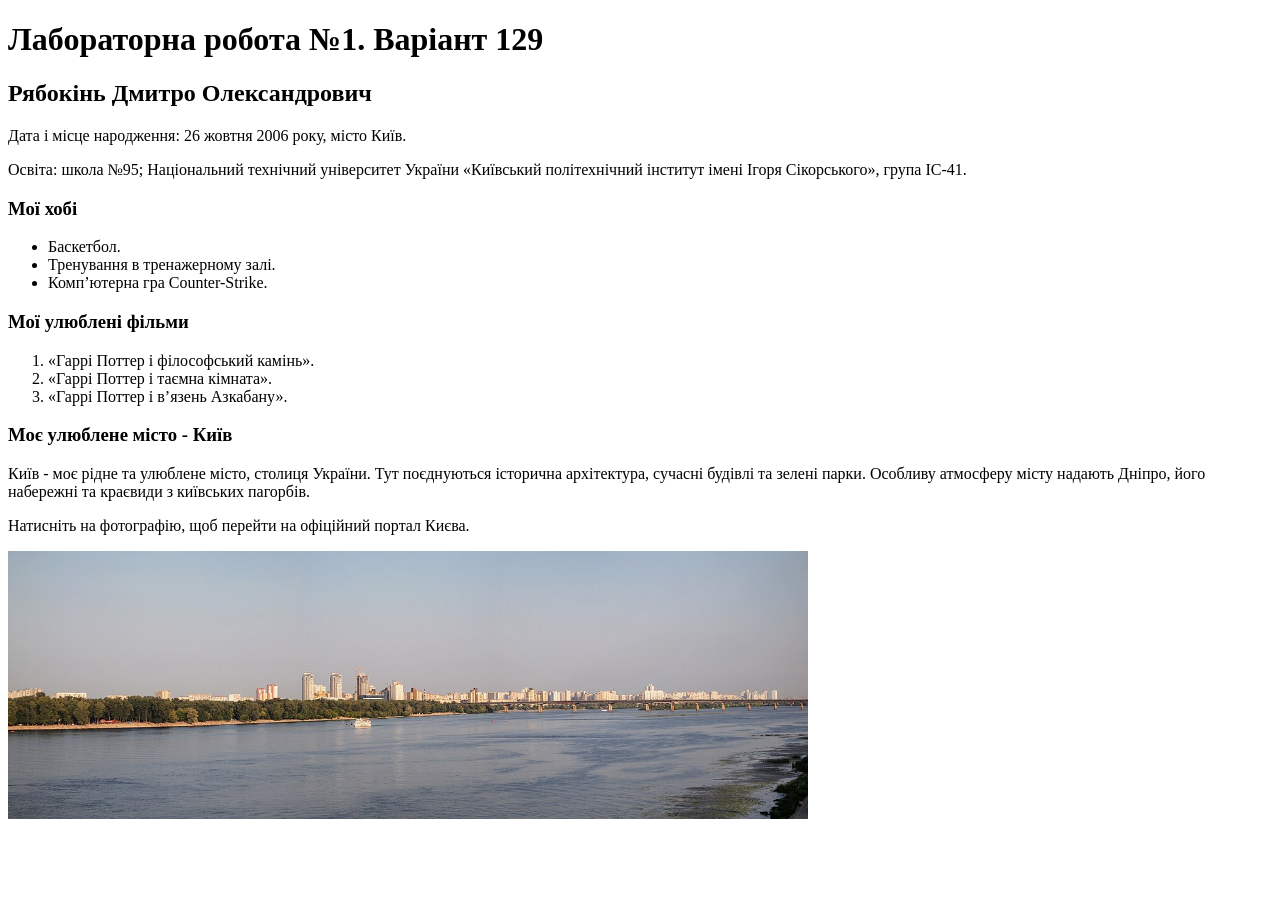
<file: index.html>
<!DOCTYPE html>
<html lang="uk">
<head>
    <meta charset="UTF-8">
    <meta name="viewport" content="width=device-width, initial-scale=1.0">
    <meta name="keywords" content="Рябокінь Дмитро Олександрович, ІС-41, HTML5, лабораторна робота 1, варіант 129, Київ">
    <meta name="description" content="Особиста сторінка Рябоконя Дмитра Олександровича, студента групи ІС-41: освіта, хобі, улюблені фільми та місто Київ. Лабораторна робота №1, варіант 129.">
    <title>Рябокінь Дмитро Олександрович - ІС-41 - Лабораторна робота №1 - Варіант 129</title>
</head>
<body>
    <h1>Лабораторна робота №1. Варіант 129</h1>
    <h2>Рябокінь Дмитро Олександрович</h2>
    <p>Дата і місце народження: 26 жовтня 2006 року, місто Київ.</p>
    <p>Освіта: школа №95; Національний технічний університет України
        «Київський політехнічний інститут імені Ігоря Сікорського», група ІС-41.</p>

    <h3>Мої хобі</h3>
    <ul>
        <li>Баскетбол.</li>
        <li>Тренування в тренажерному залі.</li>
        <li>Комп’ютерна гра Counter-Strike.</li>
    </ul>

    <h3>Мої улюблені фільми</h3>
    <ol>
        <li>«Гаррі Поттер і філософський камінь».</li>
        <li>«Гаррі Поттер і таємна кімната».</li>
        <li>«Гаррі Поттер і в’язень Азкабану».</li>
    </ol>

    <h3>Моє улюблене місто - Київ</h3>
    <p>Київ - моє рідне та улюблене місто, столиця України.
        Тут поєднуються історична архітектура, сучасні будівлі та зелені парки.
        Особливу атмосферу місту надають Дніпро, його набережні та краєвиди з київських пагорбів.</p>
    <p>Натисніть на фотографію, щоб перейти на офіційний портал Києва.</p>
    <a href="https://kyivcity.gov.ua/">
        <img src="images/kyiv.jpg" alt="Панорама Дніпра в Києві з мостом Патона праворуч" width="800" style="max-width: 100%; height: auto;">
    </a>
</body>
</html>
</file>
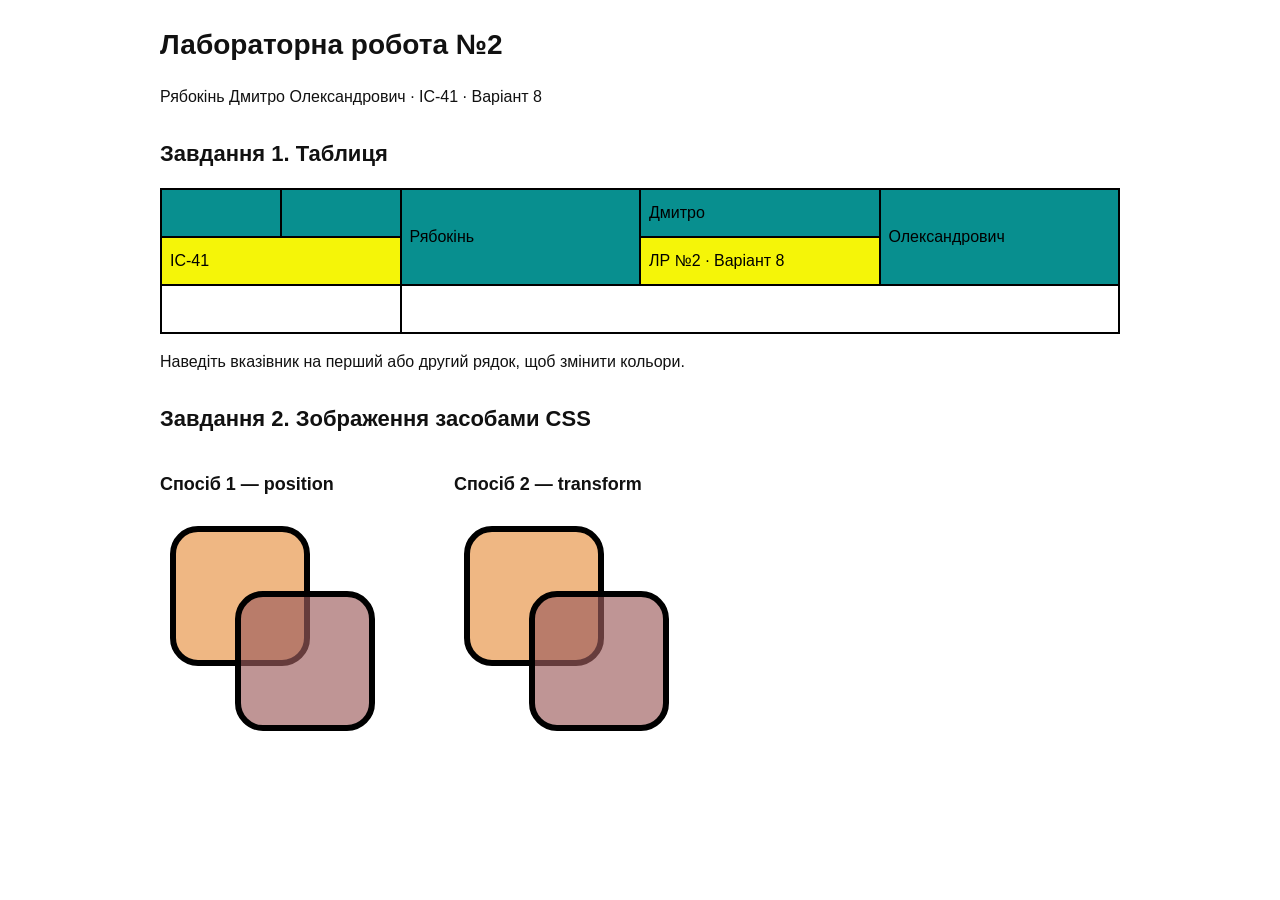
<file: lab2/index.html>
<!DOCTYPE html>
<html lang="uk">
<head>
    <meta charset="UTF-8">
    <meta name="viewport" content="width=device-width, initial-scale=1.0">
    <meta name="keywords" content="Рябокінь Дмитро Олександрович, ІС-41, лабораторна робота 2, варіант 8, HTML5, CSS3">
    <meta name="description" content="Лабораторна робота №2: таблиця HTML та два способи створення зображення засобами CSS. Рябокінь Дмитро Олександрович, ІС-41, варіант 8.">
    <title>Рябокінь Дмитро Олександрович — ІС-41 — ЛР №2 — Варіант 8</title>
    <link rel="stylesheet" href="style.css">
    <!-- Стилі таблиці розміщено в HTML відповідно до завдання 1. -->
    <style>
        .student-table {
            width: 100%;
            border-collapse: collapse;
            table-layout: fixed;
        }

        .student-table .narrow-column { width: 12.5%; }
        .student-table .wide-column { width: 25%; }

        .student-table td {
            height: 48px;
            padding: 8px;
            border: 2px solid #000;
            overflow-wrap: anywhere;
        }

        .student-table tr:first-child {
            background-color: #088f8f;
            color: #000;
        }

        .student-table tr:nth-child(2) {
            background-color: #f5f508;
            color: #000;
        }

        /* При наведенні кольори фону й тексту міняються місцями. */
        .student-table tr:first-child:hover {
            background-color: #000;
            color: #088f8f;
        }

        .student-table tr:nth-child(2):hover {
            background-color: #000;
            color: #f5f508;
        }
    </style>
</head>
<body>
    <main>
        <h1>Лабораторна робота №2</h1>
        <p>Рябокінь Дмитро Олександрович · ІС-41 · Варіант 8</p>

        <h2>Завдання 1. Таблиця</h2>
        <table class="student-table" aria-label="Таблиця за макетом варіанта 8">
            <colgroup>
                <col class="narrow-column">
                <col class="narrow-column">
                <col class="wide-column">
                <col class="wide-column">
                <col class="wide-column">
            </colgroup>
            <tbody>
                <tr>
                    <td></td>
                    <td></td>
                    <td rowspan="2">Рябокінь</td>
                    <td>Дмитро</td>
                    <td rowspan="2">Олександрович</td>
                </tr>
                <tr>
                    <td colspan="2">ІС-41</td>
                    <td>ЛР №2 · Варіант 8</td>
                </tr>
                <tr>
                    <td colspan="2"></td>
                    <td colspan="3"></td>
                </tr>
            </tbody>
        </table>
        <p>Наведіть вказівник на перший або другий рядок, щоб змінити кольори.</p>

        <h2>Завдання 2. Зображення засобами CSS</h2>
        <div class="examples">
            <section>
                <h3>Спосіб 1 — position</h3>
                <div class="drawing drawing-position" role="img" aria-label="Два квадрати із заокругленими кутами: помаранчевий угорі ліворуч і напівпрозорий рожевий унизу праворуч">
                    <div class="square square-orange"></div>
                    <div class="square square-pink"></div>
                </div>
            </section>
            <section>
                <h3>Спосіб 2 — transform</h3>
                <div class="drawing drawing-transform" role="img" aria-label="Те саме зображення двох квадратів, створене за допомогою трансформацій">
                    <div class="square square-orange"></div>
                    <div class="square square-pink"></div>
                </div>
            </section>
        </div>
    </main>
</body>
</html>
</file>
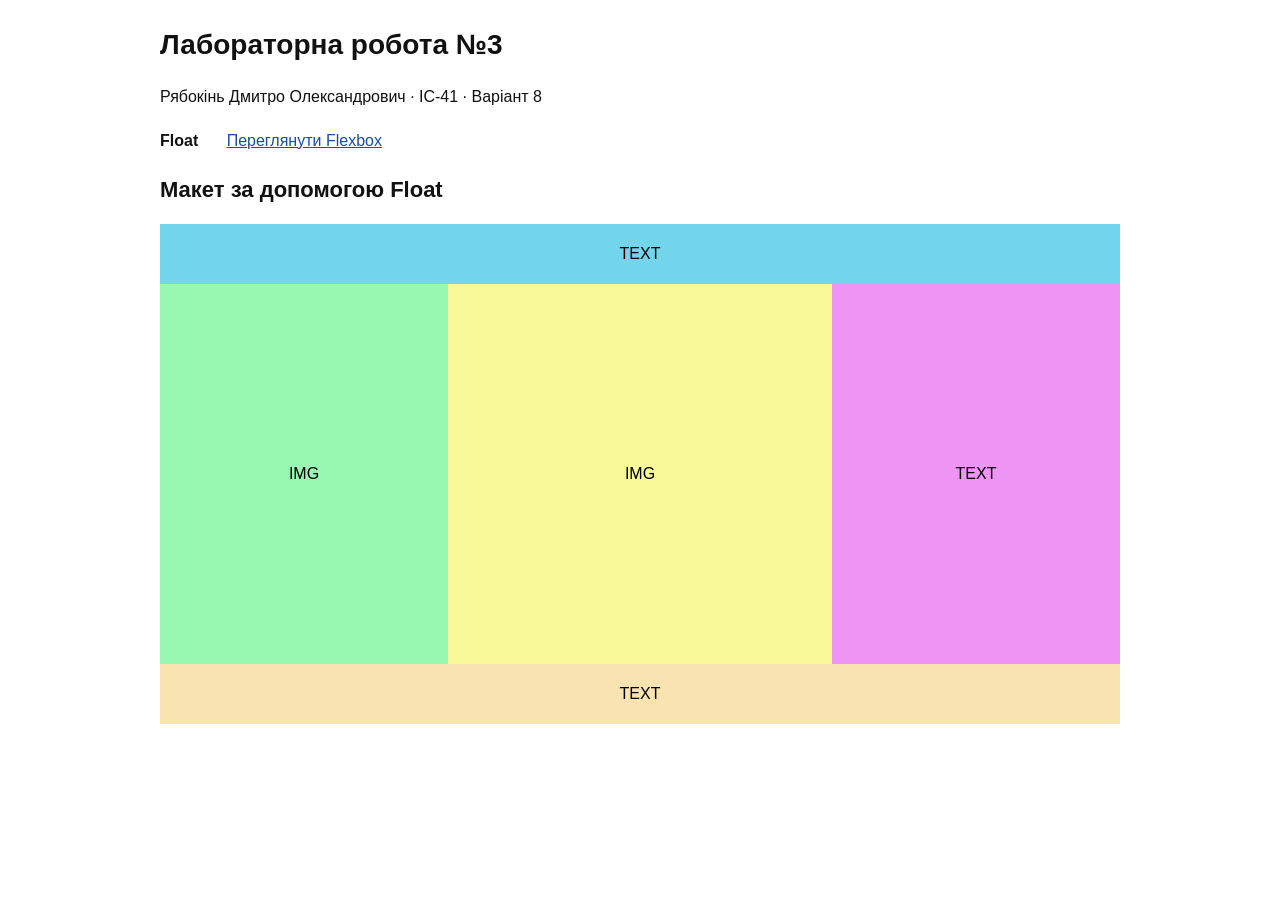
<file: lab3/index.html>
<!DOCTYPE html>
<html lang="uk">
<head>
    <meta charset="UTF-8">
    <meta name="viewport" content="width=device-width, initial-scale=1.0">
    <meta name="description" content="Лабораторна робота №3, варіант 8. Блочна верстка через Float. Рябокінь Дмитро Олександрович, ІС-41.">
    <meta name="keywords" content="HTML5, CSS3, Float, лабораторна робота 3, варіант 8, ІС-41">
    <title>Рябокінь Дмитро Олександрович — ІС-41 — ЛР №3 — Варіант 8 — Float</title>
    <link rel="stylesheet" href="common.css">
    <link rel="stylesheet" href="float.css">
</head>
<body>
    <main>
        <h1>Лабораторна робота №3</h1>
        <p>Рябокінь Дмитро Олександрович · ІС-41 · Варіант 8</p>
        <nav aria-label="Спосіб верстки">
            <strong>Float</strong>
            <a href="flex.html">Переглянути Flexbox</a>
        </nav>
        <h2>Макет за допомогою Float</h2>
        <div class="layout" role="group" aria-label="Макет варіанта 8">
            <div class="layout-top"><span>TEXT</span></div>
            <div class="layout-middle">
                <div class="block block-left"><span>IMG</span></div>
                <div class="block block-center"><span>IMG</span></div>
                <div class="block block-right"><span>TEXT</span></div>
            </div>
            <div class="layout-bottom"><span>TEXT</span></div>
        </div>
    </main>
</body>
</html>
</file>
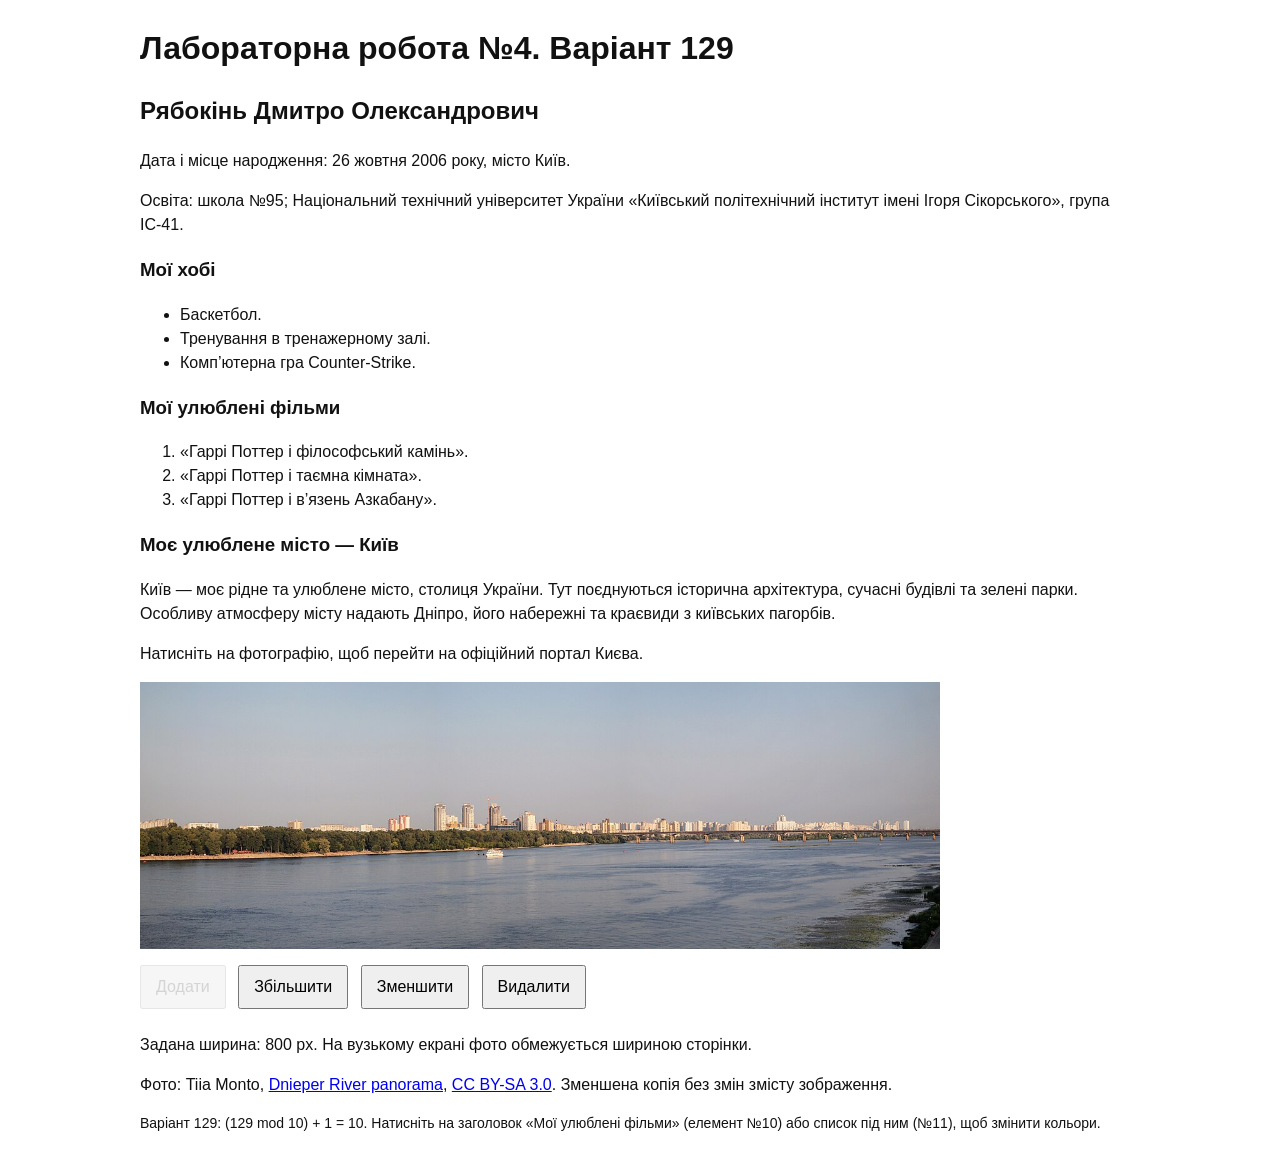
<file: lab4/index.html>
<!DOCTYPE html>
<html lang="uk">
<head>
    <meta charset="UTF-8">
    <meta name="viewport" content="width=device-width, initial-scale=1.0">
    <meta name="keywords" content="Рябокінь Дмитро Олександрович, ІС-41, HTML5, лабораторна робота 4, варіант 129, Київ">
    <meta name="description" content="Особиста сторінка Рябоконя Дмитра Олександровича, студента групи ІС-41: освіта, хобі, улюблені фільми та місто Київ. Лабораторна робота №4, варіант 129.">
    <title>Рябокінь Дмитро Олександрович — ІС-41 — Лабораторна робота №4 — Варіант 129</title>
    <link rel="stylesheet" href="style.css">
    <script src="script.js" defer></script>
</head>
<body>
    <h1>Лабораторна робота №4. Варіант 129</h1>
    <h2>Рябокінь Дмитро Олександрович</h2>
    <p>Дата і місце народження: 26 жовтня 2006 року, місто Київ.</p>
    <p>Освіта: школа №95; Національний технічний університет України
        «Київський політехнічний інститут імені Ігоря Сікорського», група ІС-41.</p>

    <h3>Мої хобі</h3>
    <ul>
        <li>Баскетбол.</li>
        <li>Тренування в тренажерному залі.</li>
        <li>Комп’ютерна гра Counter-Strike.</li>
    </ul>

    <h3 id="color-by-id" class="color-target" tabindex="0" title="Натисніть або використайте Enter чи пробіл, щоб змінити кольори">Мої улюблені фільми</h3>
    <ol class="color-by-selector color-target" tabindex="0" title="Натисніть або використайте Enter чи пробіл, щоб змінити кольори">
        <li>«Гаррі Поттер і філософський камінь».</li>
        <li>«Гаррі Поттер і таємна кімната».</li>
        <li>«Гаррі Поттер і в’язень Азкабану».</li>
    </ol>

    <h3>Моє улюблене місто — Київ</h3>
    <p>Київ — моє рідне та улюблене місто, столиця України.
        Тут поєднуються історична архітектура, сучасні будівлі та зелені парки.
        Особливу атмосферу місту надають Дніпро, його набережні та краєвиди з київських пагорбів.</p>
    <p>Натисніть на фотографію, щоб перейти на офіційний портал Києва.</p>
    <a id="city-link" href="https://kyivcity.gov.ua/">
        <img id="city-image" src="images/kyiv.jpg" alt="Панорама Дніпра в Києві з мостом Патона праворуч" width="800">
    </a>
    <div class="image-controls" role="group" aria-label="Керування фотографією">
        <button id="add-image" type="button">Додати</button>
        <button id="increase-image" type="button">Збільшити</button>
        <button id="decrease-image" type="button">Зменшити</button>
        <button id="remove-image" type="button">Видалити</button>
    </div>
    <p id="image-status" role="status" aria-live="polite"></p>
    <p>Фото: Tiia Monto,
        <a href="https://commons.wikimedia.org/wiki/File:Dnieper_River_panorama.jpg">Dnieper River panorama</a>,
        <a href="https://creativecommons.org/licenses/by-sa/3.0/">CC BY-SA 3.0</a>.
        Зменшена копія без змін змісту зображення.</p>
    <p class="hint">Варіант 129: (129 mod 10) + 1 = 10.
        Натисніть на заголовок «Мої улюблені фільми» (елемент №10)
        або список під ним (№11), щоб змінити кольори.</p>
</body>
</html>
</file>
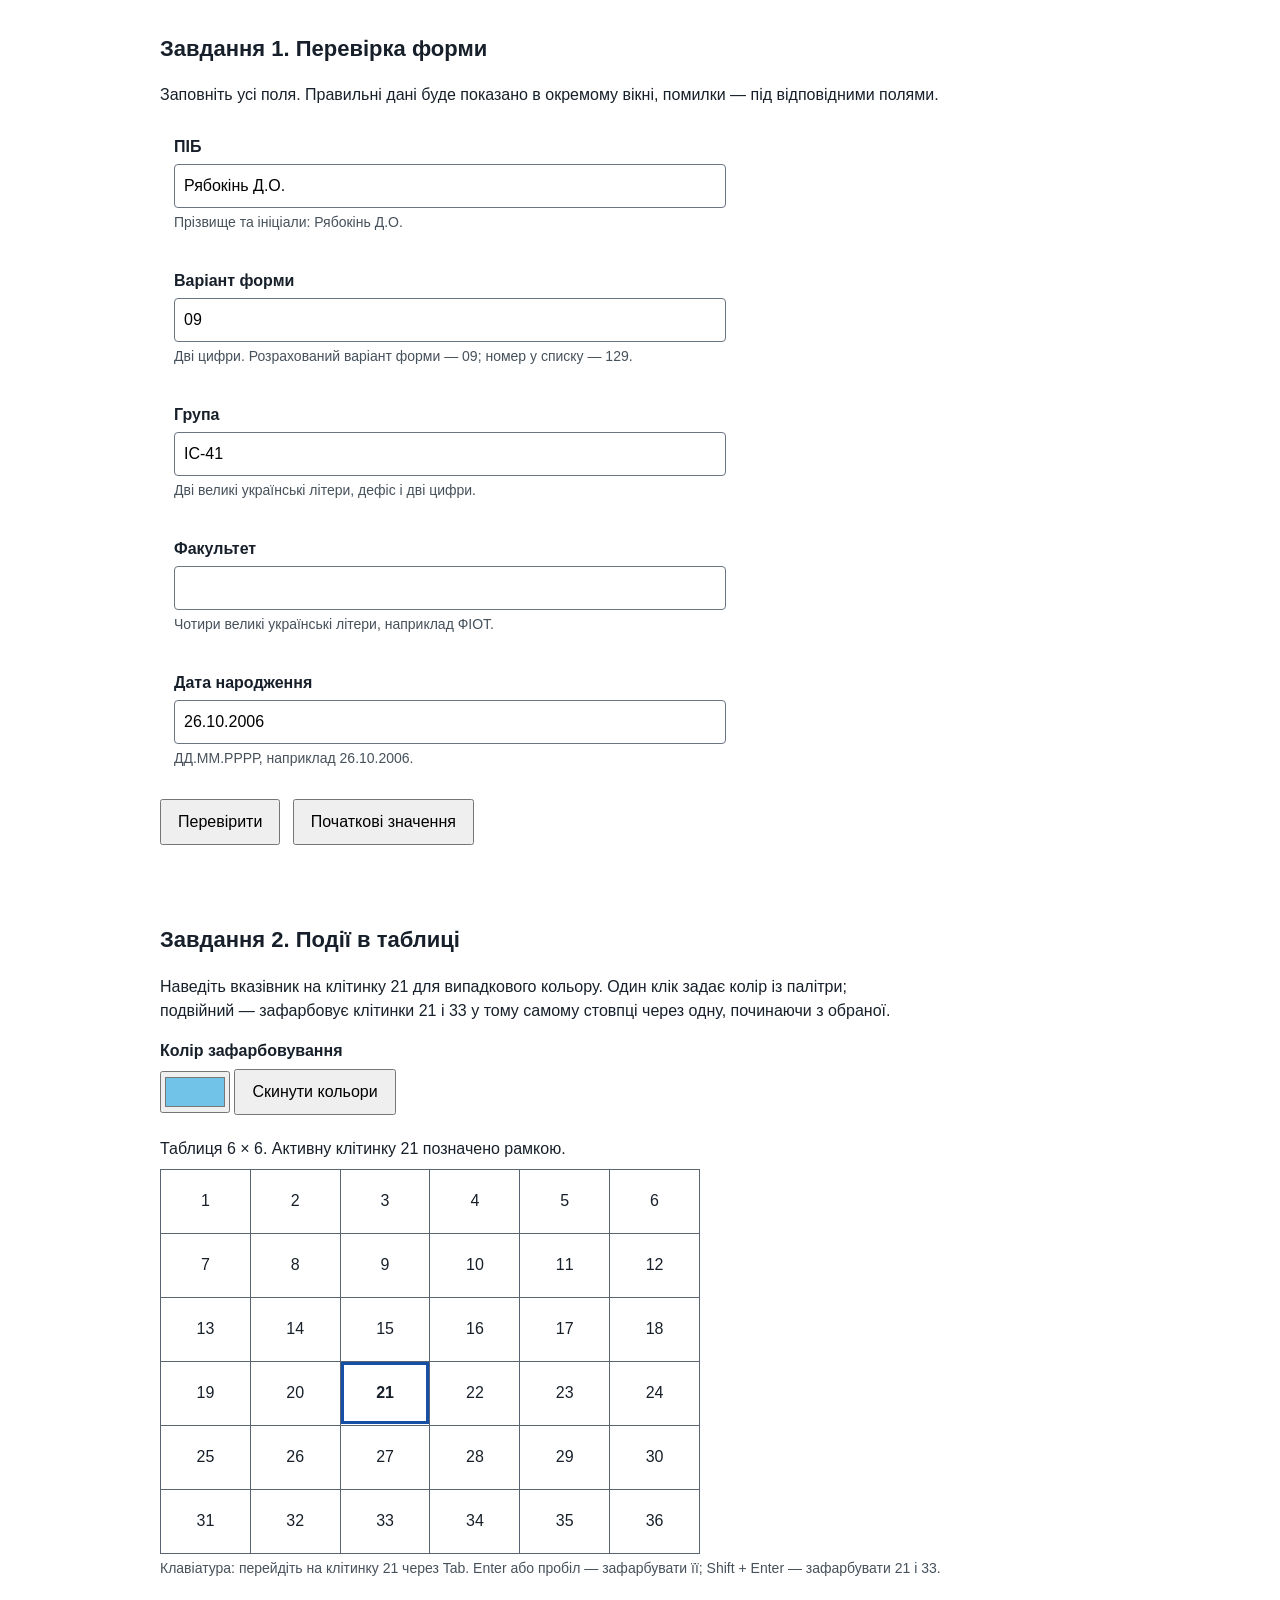
<file: lab5/index.html>
<!DOCTYPE html>
<html lang="uk">
<head>
    <meta charset="UTF-8">
    <meta name="viewport" content="width=device-width, initial-scale=1.0">
    <meta name="description" content="Лабораторна робота №5 — Події та регулярні вирази. Рябокінь Дмитро Олександрович, ІС-41, номер 129, розрахований варіант 9.">
    <meta name="keywords" content="JavaScript, події, регулярні вирази, ІС-41, Рябокінь, 129, варіант 9">
    <title>Рябокінь Дмитро Олександрович — ІС-41 — ЛР №5 — №129 — Варіант 9</title>
    <link rel="stylesheet" href="style.css">
    <script src="validation.js" defer></script>
    <script src="script.js" defer></script>
</head>
<body>

    <h2>Завдання 1. Перевірка форми</h2>
    <p>Заповніть усі поля. Правильні дані буде показано в окремому вікні, помилки — під відповідними полями.</p>
    <form id="student-form" novalidate>
            <div class="field">
                <label for="fullName">ПІБ</label>
                <input id="fullName" name="fullName" type="text" value="Рябокінь Д.О." required aria-describedby="fullName-hint fullName-error">
                <small class="hint" id="fullName-hint">Прізвище та ініціали: Рябокінь Д.О.</small>
                <p class="error" id="fullName-error"></p>
            </div>
            <div class="field">
                <label for="variant">Варіант форми</label>
                <input id="variant" name="variant" type="text" value="09" required aria-describedby="variant-hint variant-error">
                <small class="hint" id="variant-hint">Дві цифри. Розрахований варіант форми — 09; номер у списку — 129.</small>
                <p class="error" id="variant-error"></p>
            </div>
            <div class="field">
                <label for="group">Група</label>
                <input id="group" name="group" type="text" value="ІС-41" required aria-describedby="group-hint group-error">
                <small class="hint" id="group-hint">Дві великі українські літери, дефіс і дві цифри.</small>
                <p class="error" id="group-error"></p>
            </div>
            <div class="field">
                <label for="faculty">Факультет</label>
                <input id="faculty" name="faculty" type="text" value="" required aria-describedby="faculty-hint faculty-error">
                <small class="hint" id="faculty-hint">Чотири великі українські літери, наприклад ФІОТ.</small>
                <p class="error" id="faculty-error"></p>
            </div>
            <div class="field">
                <label for="birthDate">Дата народження</label>
                <input id="birthDate" name="birthDate" type="text" value="26.10.2006" required aria-describedby="birthDate-hint birthDate-error">
                <small class="hint" id="birthDate-hint">ДД.ММ.РРРР, наприклад 26.10.2006.</small>
                <p class="error" id="birthDate-error"></p>
            </div>
        <button type="submit">Перевірити</button>
        <button type="reset">Початкові значення</button>
    </form>
    <p class="status" id="form-status" role="status" aria-live="polite"></p>

    <h2>Завдання 2. Події в таблиці</h2>
    <p class="task-description">Наведіть вказівник на клітинку 21 для випадкового кольору.
        Один клік задає колір із палітри; подвійний — зафарбовує клітинки 21 і 33
        у тому самому стовпці через одну, починаючи з обраної.</p>
    <div class="palette-controls">
        <label for="palette">Колір зафарбовування</label>
        <input type="color" id="palette" value="#71c4e8">
        <button id="reset-colors" type="button">Скинути кольори</button>
    </div>
    <table id="color-grid">
        <caption>Таблиця 6 × 6. Активну клітинку 21 позначено рамкою.</caption>
        <tbody>
                <tr>
                    <td id="cell-1">1</td>
                    <td id="cell-2">2</td>
                    <td id="cell-3">3</td>
                    <td id="cell-4">4</td>
                    <td id="cell-5">5</td>
                    <td id="cell-6">6</td>
                </tr>
                <tr>
                    <td id="cell-7">7</td>
                    <td id="cell-8">8</td>
                    <td id="cell-9">9</td>
                    <td id="cell-10">10</td>
                    <td id="cell-11">11</td>
                    <td id="cell-12">12</td>
                </tr>
                <tr>
                    <td id="cell-13">13</td>
                    <td id="cell-14">14</td>
                    <td id="cell-15">15</td>
                    <td id="cell-16">16</td>
                    <td id="cell-17">17</td>
                    <td id="cell-18">18</td>
                </tr>
                <tr>
                    <td id="cell-19">19</td>
                    <td id="cell-20">20</td>
                    <td id="cell-21" class="active-cell" tabindex="0" aria-label="Клітинка 21, активна">21</td>
                    <td id="cell-22">22</td>
                    <td id="cell-23">23</td>
                    <td id="cell-24">24</td>
                </tr>
                <tr>
                    <td id="cell-25">25</td>
                    <td id="cell-26">26</td>
                    <td id="cell-27">27</td>
                    <td id="cell-28">28</td>
                    <td id="cell-29">29</td>
                    <td id="cell-30">30</td>
                </tr>
                <tr>
                    <td id="cell-31">31</td>
                    <td id="cell-32">32</td>
                    <td id="cell-33">33</td>
                    <td id="cell-34">34</td>
                    <td id="cell-35">35</td>
                    <td id="cell-36">36</td>
                </tr>
        </tbody>
    </table>
    <p class="hint">Клавіатура: перейдіть на клітинку 21 через Tab. Enter або пробіл — зафарбувати її;
        Shift + Enter — зафарбувати 21 і 33.</p>
    <p class="status" id="table-status" role="status" aria-live="polite"></p>
    <noscript><p>Для перевірки форми й обробки подій увімкніть JavaScript у браузері.</p></noscript>
</body>
</html>
</file>
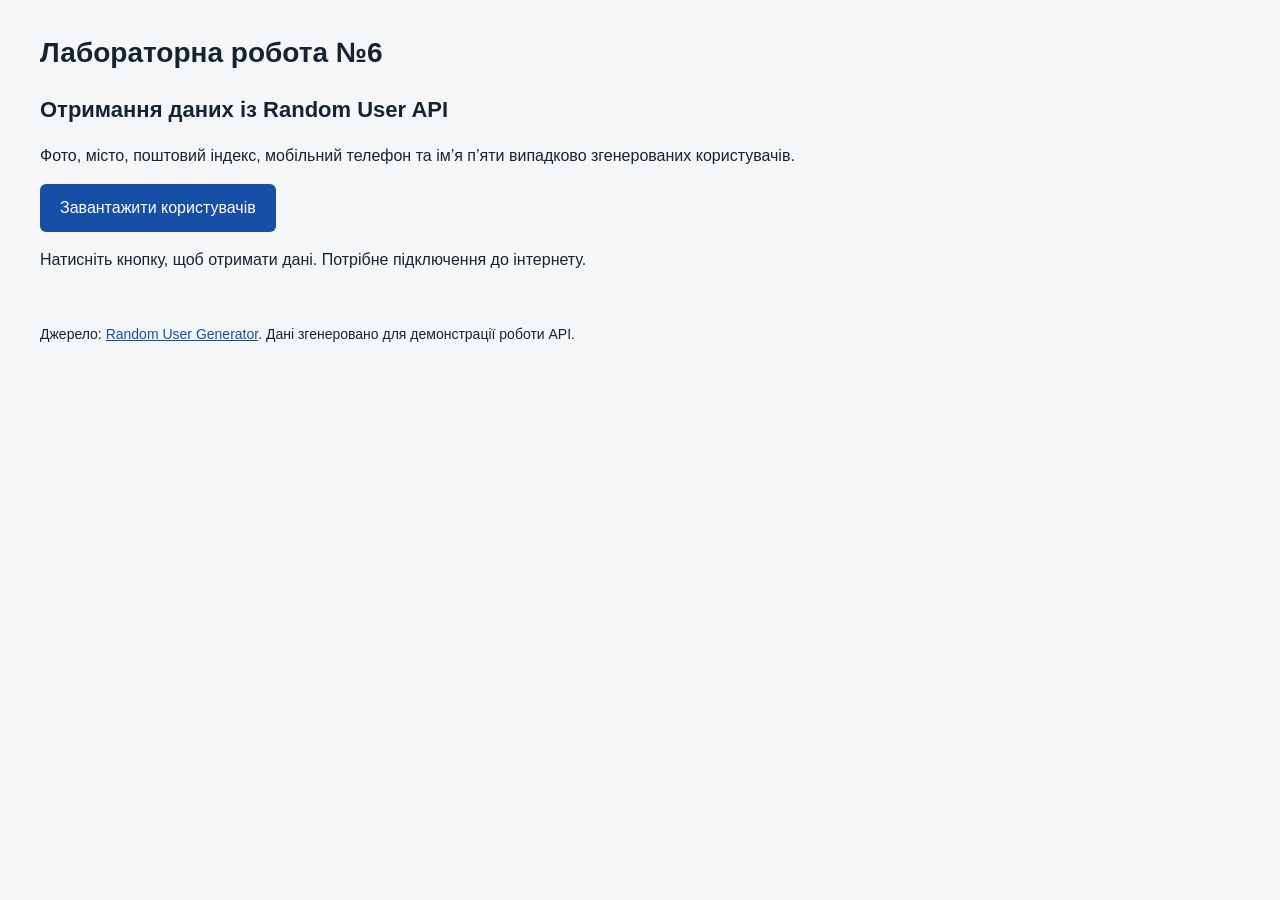
<file: lab6/index.html>
<!DOCTYPE html>
<html lang="uk">
<head>
    <meta charset="UTF-8">
    <meta name="viewport" content="width=device-width, initial-scale=1.0">
    <meta name="description" content="Лабораторна робота №6: JSON, API, fetch та Promise. Рябокінь Дмитро Олександрович, ІС-41, номер 129, варіант 9.">
    <title>Рябокінь Дмитро Олександрович — ІС-41 — ЛР №6 — №129 — Варіант 9</title>
    <link rel="stylesheet" href="style.css">
    <script src="api.js" defer></script>
    <script src="script.js" defer></script>
</head>
<body>
    <main>
        <h1>Лабораторна робота №6</h1>
        <h2>Отримання даних із Random User API</h2>
        <p>Фото, місто, поштовий індекс, мобільний телефон та ім’я п’яти випадково згенерованих користувачів.</p>
        <button id="load-users" type="button">Завантажити користувачів</button>
        <p id="status" role="status" aria-live="polite">Натисніть кнопку, щоб отримати дані. Потрібне підключення до інтернету.</p>
        <div id="users" class="users" role="group" aria-label="Отримані користувачі" aria-busy="false"></div>
        <p class="source">Джерело: <a href="https://randomuser.me/">Random User Generator</a>. Дані згенеровано для демонстрації роботи API.</p>
        <noscript><p>Для завантаження даних увімкніть JavaScript у браузері.</p></noscript>
    </main>
</body>
</html>
</file>
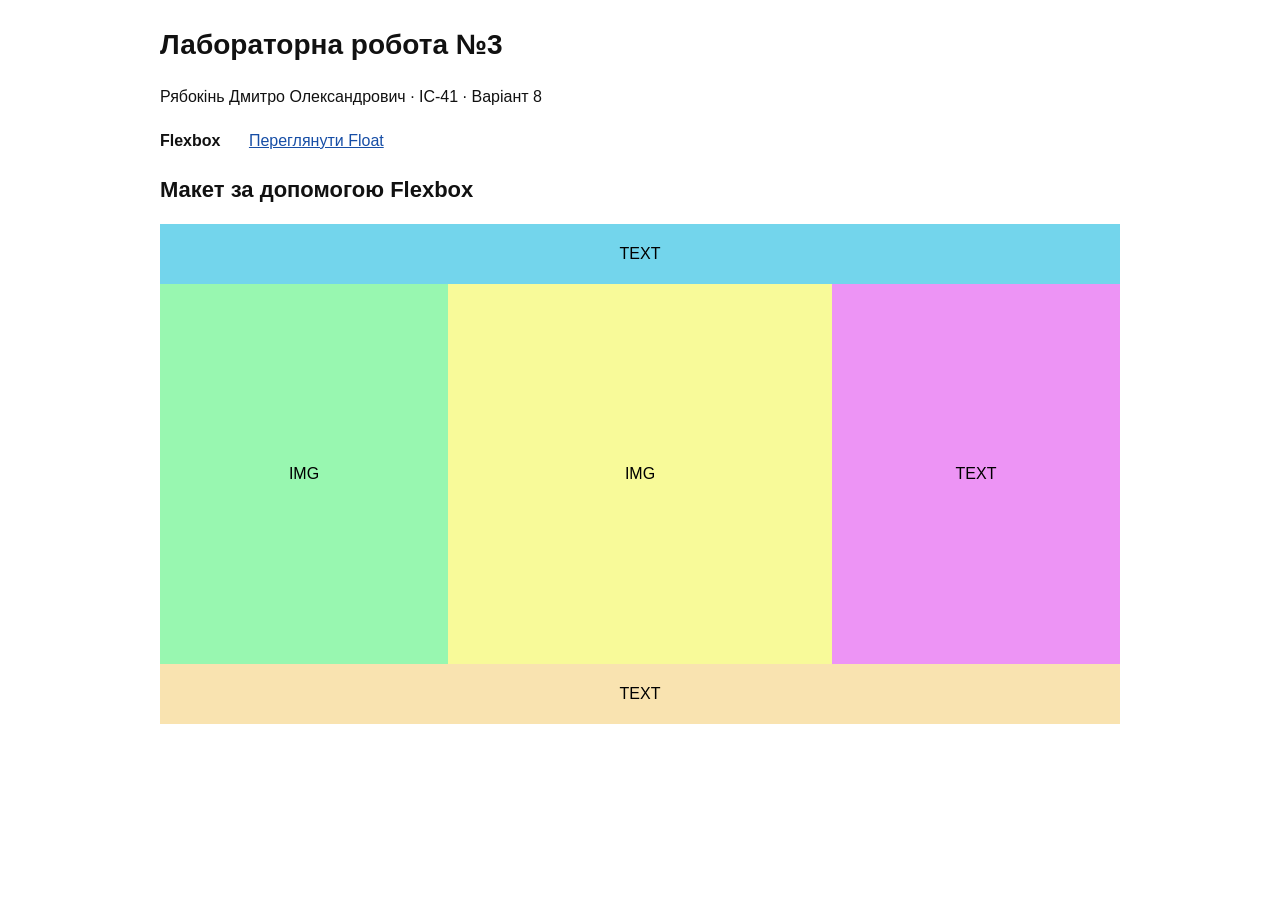
<file: lab3/flex.html>
<!DOCTYPE html>
<html lang="uk">
<head>
    <meta charset="UTF-8">
    <meta name="viewport" content="width=device-width, initial-scale=1.0">
    <meta name="description" content="Лабораторна робота №3, варіант 8. Блочна верстка через Flexbox. Рябокінь Дмитро Олександрович, ІС-41.">
    <meta name="keywords" content="HTML5, CSS3, Flexbox, лабораторна робота 3, варіант 8, ІС-41">
    <title>Рябокінь Дмитро Олександрович — ІС-41 — ЛР №3 — Варіант 8 — Flexbox</title>
    <link rel="stylesheet" href="common.css">
    <link rel="stylesheet" href="flex.css">
</head>
<body>
    <main>
        <h1>Лабораторна робота №3</h1>
        <p>Рябокінь Дмитро Олександрович · ІС-41 · Варіант 8</p>
        <nav aria-label="Спосіб верстки">
            <strong>Flexbox</strong>
            <a href="index.html">Переглянути Float</a>
        </nav>
        <h2>Макет за допомогою Flexbox</h2>
        <div class="layout" role="group" aria-label="Макет варіанта 8">
            <div class="layout-top"><span>TEXT</span></div>
            <div class="layout-middle">
                <div class="block block-left"><span>IMG</span></div>
                <div class="block block-center"><span>IMG</span></div>
                <div class="block block-right"><span>TEXT</span></div>
            </div>
            <div class="layout-bottom"><span>TEXT</span></div>
        </div>
    </main>
</body>
</html>
</file>
<file: lab2/style.css>
/* Загальне оформлення сторінки. */
* {
    box-sizing: border-box;
}

body {
    margin: 24px;
    color: #111;
    background-color: #fff;
    font-family: Arial, sans-serif;
    font-size: 16px;
    line-height: 1.5;
}

main {
    max-width: 960px;
    margin: 0 auto;
}

h1 { font-size: 28px; }
h2 { font-size: 22px; margin-top: 28px; }
h3 { font-size: 18px; }

.examples {
    display: flex;
    flex-wrap: wrap;
    gap: 32px 64px;
}

.drawing {
    width: 230px;
    height: 230px;
}

.square {
    width: 140px;
    height: 140px;
    border: 6px solid #000;
    border-radius: 28px;
}

.square-orange {
    background-color: #efb783;
}

.square-pink {
    /* Прозорий саме фон: чорна рамка залишається непрозорою. */
    background-color: rgb(157 93 93 / 65%);
}

/* Спосіб 1: координати відносно контейнера. */
.drawing-position {
    position: relative;
}

.drawing-position .square {
    position: absolute;
}

.drawing-position .square-orange {
    top: 10px;
    left: 10px;
}

.drawing-position .square-pink {
    top: 75px;
    left: 75px;
}

/* Спосіб 2: лише transform для зміщення квадратів, без position.
   Другий блок у потоці починається на y = 140px.
   140px - 65px = 75px: його кінцеві координати дорівнюють (75, 75). */
.drawing-transform .square-orange {
    transform: translate(10px, 10px);
}

.drawing-transform .square-pink {
    transform: translate(75px, -65px);
}

@media (max-width: 480px) {
    body { margin: 12px; }
    .student-table td { padding: 4px; }
}
</file>
<file: lab3/common.css>
* {
    box-sizing: border-box;
}

body {
    margin: 24px;
    font-family: Arial, sans-serif;
    font-size: 16px;
    line-height: 1.5;
    color: #111;
    background-color: #fff;
}

main {
    width: 100%;
    max-width: 960px;
    margin: 0 auto;
}

h1 { font-size: 28px; }
h2 { font-size: 22px; }

nav { margin: 20px 0; }
nav strong, nav a { display: inline-block; margin-right: 24px; }
a { color: #174ea6; }
a:focus-visible { outline: 2px solid #174ea6; outline-offset: 4px; }

/* Спільні розміри та кольори; розміщення блоків описано окремо. */
.layout {
    width: 100%;
    height: 500px;
    color: #000;
    text-align: center;
}

.layout-top, .layout-bottom { width: 100%; height: 12%; }
.layout-middle { width: 100%; height: 76%; }
.block { height: 100%; }
.block-left, .block-right { width: 30%; }
.block-center { width: 40%; }

.layout-top { background-color: #73d5ec; }
.block-left { background-color: #98f7b0; }
.block-center { background-color: #f8fa99; }
.block-right { background-color: #ed94f5; }
.layout-bottom { background-color: #f9e3b0; }

@media (max-width: 600px) {
    body { margin: 12px; }
    .layout { height: 360px; }
}
</file>
<file: lab3/float.css>
/* Завдання 1: float, без Flexbox та Grid. */
.block {
    float: left;
}

/* Clearfix включає плаваючі колонки в контейнер. */
.layout-middle::after {
    content: "";
    display: block;
    clear: both;
}

.layout-bottom {
    clear: both;
}

/* Центрування підписів без flex: псевдоелемент має висоту блока. */
.layout-top::before,
.layout-bottom::before,
.block::before {
    content: "";
    display: inline-block;
    height: 100%;
    vertical-align: middle;
}

.layout-top span,
.layout-bottom span,
.block span {
    display: inline-block;
    vertical-align: middle;
}
</file>
<file: lab4/style.css>
body {
    max-width: 1000px;
    margin: 24px auto;
    padding: 0 16px;
    color: #111;
    background-color: #fff;
    font-family: Arial, sans-serif;
    font-size: 16px;
    line-height: 1.5;
}

.color-target {
    cursor: pointer;
    border-radius: 4px;
}

/* Два стани, які перемикаються при кожному кліку. */
.color-target.color-state-a {
    color: #fff;
    background-color: #174ea6;
}

.color-target.color-state-b {
    color: #111;
    background-color: #ffe082;
}

.color-target:focus-visible,
button:focus-visible {
    outline: 3px solid #8e24aa;
    outline-offset: 3px;
}

#city-image {
    display: block;
    max-width: 100%;
    height: auto;
}

.image-controls { margin-top: 16px; }

button {
    margin: 0 8px 8px 0;
    padding: 8px 14px;
    font: inherit;
    cursor: pointer;
}

button:disabled {
    cursor: default;
    opacity: 0.5;
}

.hint { font-size: 14px; }
</file>
<file: lab5/style.css>
* { box-sizing: border-box; }
body {
    max-width: 1000px;
    margin: 28px auto;
    padding: 0 20px;
    font: 16px/1.5 Arial, sans-serif;
    color: #17202a;
    background: #fff;
}
h1 { font-size: 28px; }
h2 { font-size: 22px; margin-top: 32px; }
.task-description { max-width: 760px; }
form { max-width: 580px; }
.field { padding: 10px 12px; margin: 12px 0; border: 2px solid transparent; border-radius: 6px; }
label { display: block; font-weight: bold; }
input:not([type="color"]) {
    display: block;
    width: 100%;
    padding: 9px;
    margin-top: 5px;
    border: 1px solid #697581;
    border-radius: 4px;
    font: inherit;
}
.hint { display: block; color: #46515b; margin-top: 4px; font-size: 14px; }
.error { color: #a31515; margin: 5px 0 0; font-size: 14px; }
.error:empty { display: none; }
.invalid { background: #fff0f0; border-color: #b71c1c; }
.invalid input { border-color: #b71c1c; }
button { padding: 9px 16px; margin: 6px 8px 6px 0; font: inherit; cursor: pointer; }
input:focus-visible, button:focus-visible, td:focus-visible { outline: 3px solid #174ea6; outline-offset: 3px; }
.status { min-height: 24px; }
.palette-controls { margin: 16px 0; }
input[type="color"] { width: 70px; height: 42px; vertical-align: middle; cursor: pointer; }
table { border-collapse: collapse; width: 100%; max-width: 540px; table-layout: fixed; }
caption { text-align: left; margin-bottom: 8px; }
td { height: 64px; border: 1px solid #596570; text-align: center; background: #fff; }
.active-cell { font-weight: bold; outline: 3px solid #174ea6; outline-offset: -4px; cursor: pointer; }
@media (max-width: 480px) {
    body { padding: 0 12px; }
    td { height: 48px; }
    .field { padding: 8px; }
}
</file>
<file: lab6/style.css>
* { box-sizing: border-box; }
body { margin: 0; background: #f4f6f8; color: #182330; font: 16px/1.5 Arial, sans-serif; }
main { max-width: 1240px; margin: 0 auto; padding: 32px 20px; }
h1 { font-size: 28px; margin-top: 0; }
h2 { font-size: 22px; }
button { padding: 12px 20px; border: 0; border-radius: 6px; background: #174ea6; color: #fff; font: inherit; cursor: pointer; }
button:hover { background: #123c80; }
button:disabled { opacity: 0.65; cursor: wait; }
button:focus-visible, a:focus-visible { outline: 3px solid #8e24aa; outline-offset: 4px; }
.users { display: grid; grid-template-columns: repeat(auto-fit, minmax(200px, 1fr)); gap: 18px; margin-top: 24px; }
.card { min-width: 0; padding: 16px; background: #fff; border: 1px solid #cbd3db; border-radius: 8px; }
.card h3 { margin: 0 0 12px; font-size: 18px; }
.card img { width: 128px; height: 128px; display: block; margin: 0 auto 16px; border-radius: 6px; object-fit: cover; }
.photo-error { text-align: center; padding: 32px 0; background: #eef1f4; }
dt { font-weight: bold; margin-top: 12px; }
dd { margin: 0; overflow-wrap: anywhere; }
.error { color: #a31515; }
.source { font-size: 14px; margin-top: 28px; }
a { color: #174ea6; }
@media (max-width: 480px) { main { padding: 20px 12px; } }
</file>
<file: lab3/flex.css>
/* Завдання 2: Flexbox, без float. */
.layout {
    display: flex;
    flex-direction: column;
}

.layout-top, .layout-middle, .layout-bottom {
    flex-shrink: 0;
}

.layout-middle {
    display: flex;
}

.block {
    flex-shrink: 0;
}

.layout-top, .layout-bottom, .block {
    display: flex;
    align-items: center;
    justify-content: center;
}
</file>
